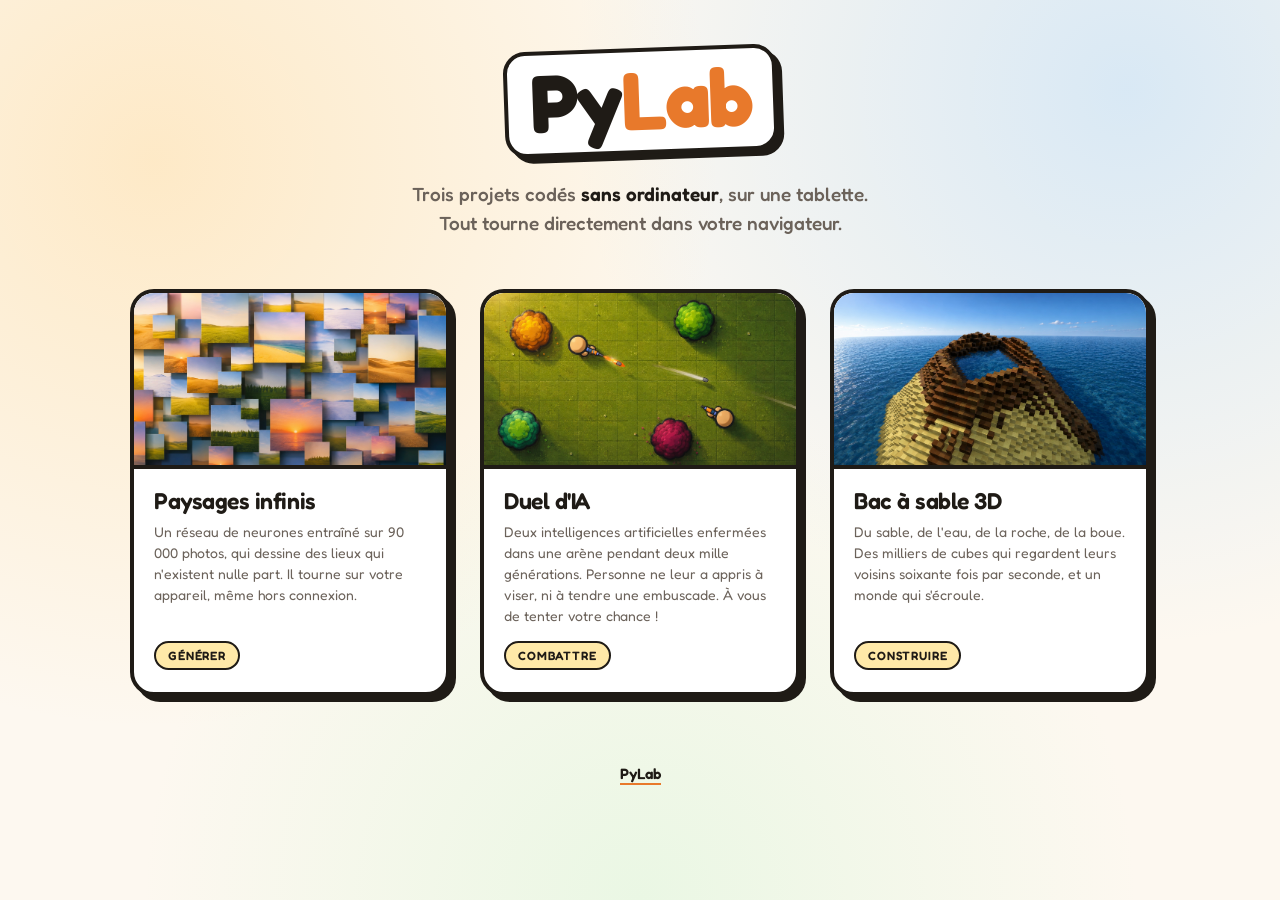
<file: index.html>
<!DOCTYPE html>
<html lang="fr">
<head>
<meta charset="UTF-8">
<meta name="viewport" content="width=device-width, initial-scale=1">
<title>PyLab fun</title>
<meta name="description" content="Trois projets codés sur une tablette. Générateur de paysages, IA qui apprennent à s'affronter, bac à sable 3D.">
<meta property="og:title" content="PyLab fun">
<meta property="og:description" content="Trois projets codés sur une tablette, sans ordinateur.">
<link rel="preconnect" href="https://fonts.googleapis.com">
<link rel="preconnect" href="https://fonts.gstatic.com" crossorigin>
<link href="https://fonts.googleapis.com/css2?family=Fredoka:wght@400;500;600;700&display=swap" rel="stylesheet">
<style>
  :root {
    --fond: #fdf8f0;
    --encre: #1f1b16;
    --gris: #6b625a;
    --trait: #1f1b16;
    --ombre: 6px 6px 0 var(--trait);
    --ombre-hover: 10px 10px 0 var(--trait);
  }

  * { box-sizing: border-box; margin: 0; padding: 0; -webkit-tap-highlight-color: transparent; }

  body {
    background: var(--fond);
    background-image:
      radial-gradient(circle at 12% 18%, rgba(255, 206, 122, .35), transparent 42%),
      radial-gradient(circle at 88% 10%, rgba(140, 200, 255, .32), transparent 40%),
      radial-gradient(circle at 50% 100%, rgba(190, 245, 200, .30), transparent 45%);
    color: var(--encre);
    font-family: 'Fredoka', system-ui, -apple-system, sans-serif;
    min-height: 100vh;
    padding: 48px 20px 80px;
    display: flex;
    flex-direction: column;
    align-items: center;
  }

  header { text-align: center; max-width: 640px; margin-bottom: 52px; }

  .logo {
    display: inline-block;
    font-size: clamp(46px, 11vw, 82px);
    font-weight: 700;
    letter-spacing: -.03em;
    line-height: 1;
    padding: 6px 22px 10px;
    background: #fff;
    border: 4px solid var(--trait);
    border-radius: 22px;
    box-shadow: var(--ombre);
    transform: rotate(-2deg);
    text-decoration: none;
    color: var(--encre);
    transition: transform .18s ease;
  }
  .logo:hover, .logo:active { transform: rotate(-2deg) scale(1.03); }
  .logo em { font-style: normal; color: #e8792b; }

  .accroche {
    margin-top: 26px;
    font-size: clamp(16px, 3.6vw, 19px);
    font-weight: 500;
    color: var(--gris);
    line-height: 1.5;
  }
  .accroche strong { color: var(--encre); font-weight: 600; }

  main {
    width: 100%;
    max-width: 1020px;
    display: grid;
    grid-template-columns: repeat(auto-fit, minmax(280px, 1fr));
    gap: 30px;
  }

  .carte {
    display: flex;
    flex-direction: column;
    background: #fff;
    border: 4px solid var(--trait);
    border-radius: 24px;
    box-shadow: var(--ombre);
    overflow: hidden;
    text-decoration: none;
    color: inherit;
    transition: transform .18s ease, box-shadow .18s ease;
  }
  .carte:hover, .carte:active {
    transform: translate(-4px, -4px);
    box-shadow: var(--ombre-hover);
  }

  .vignette {
    aspect-ratio: 16 / 9;
    border-bottom: 4px solid var(--trait);
    background-size: cover;
    background-position: center;
    background-repeat: no-repeat;
    background-color: #e8e2d8;
  }

  .corps { padding: 18px 20px 22px; flex: 1; display: flex; flex-direction: column; }

  .carte h2 {
    font-size: 23px;
    font-weight: 600;
    letter-spacing: -.02em;
    margin-bottom: 7px;
  }
  .carte p {
    font-size: 14px;
    font-weight: 400;
    color: var(--gris);
    line-height: 1.5;
    flex: 1;
  }

  .tag {
    align-self: flex-start;
    margin-top: 15px;
    font-size: 12px;
    font-weight: 600;
    text-transform: uppercase;
    letter-spacing: .07em;
    padding: 5px 12px;
    border: 2.5px solid var(--trait);
    border-radius: 999px;
    background: #ffe9a8;
  }

  footer {
    margin-top: 64px;
    text-align: center;
    font-size: 15px;
    font-weight: 400;
    color: var(--gris);
    line-height: 1.9;
  }
  footer a { color: var(--encre); font-weight: 600; text-decoration: none; border-bottom: 2.5px solid #e8792b; }
  footer a:hover { background: #ffe9a8; }

  @media (max-width: 520px) {
    body { padding: 34px 16px 60px; }
    header { margin-bottom: 38px; }
    main { gap: 24px; }
  }
</style>
</head>
<body>

<header>
  <a class="logo" href="https://pylhub.com">Py<em>Lab</em></a>
  <p class="accroche">
    Trois projets codés <strong>sans ordinateur</strong>, sur une tablette.<br>
    Tout tourne directement dans votre navigateur.
  </p>
</header>

<main>

  <a class="carte" href="./paysages/">
    <div class="vignette" style="background-image:url('./img/paysages.jpg')"></div>
    <div class="corps">
      <h2>Paysages infinis</h2>
      <p>Un réseau de neurones entraîné sur 90 000 photos, qui dessine des lieux qui n'existent nulle part. Il tourne sur votre appareil, même hors connexion.</p>
      <span class="tag">Générer</span>
    </div>
  </a>

  <a class="carte" href="./battleai/">
    <div class="vignette" style="background-image:url('./img/battleai.jpg')"></div>
    <div class="corps">
      <h2>Duel d'IA</h2>
      <p>Deux intelligences artificielles enfermées dans une arène pendant deux mille générations. Personne ne leur a appris à viser, ni à tendre une embuscade. À vous de tenter votre chance !</p>
      <span class="tag">Combattre</span>
    </div>
  </a>

  <a class="carte" href="./sandbox/">
    <div class="vignette" style="background-image:url('./img/sandbox.jpg')"></div>
    <div class="corps">
      <h2>Bac à sable 3D</h2>
      <p>Du sable, de l'eau, de la roche, de la boue. Des milliers de cubes qui regardent leurs voisins soixante fois par seconde, et un monde qui s'écroule.</p>
      <span class="tag">Construire</span>
    </div>
  </a>

</main>

<footer>
  <a href="https://youtube.com/@PyLab-officiel">PyLab</a>
</footer>

</body>
</html>
</file>
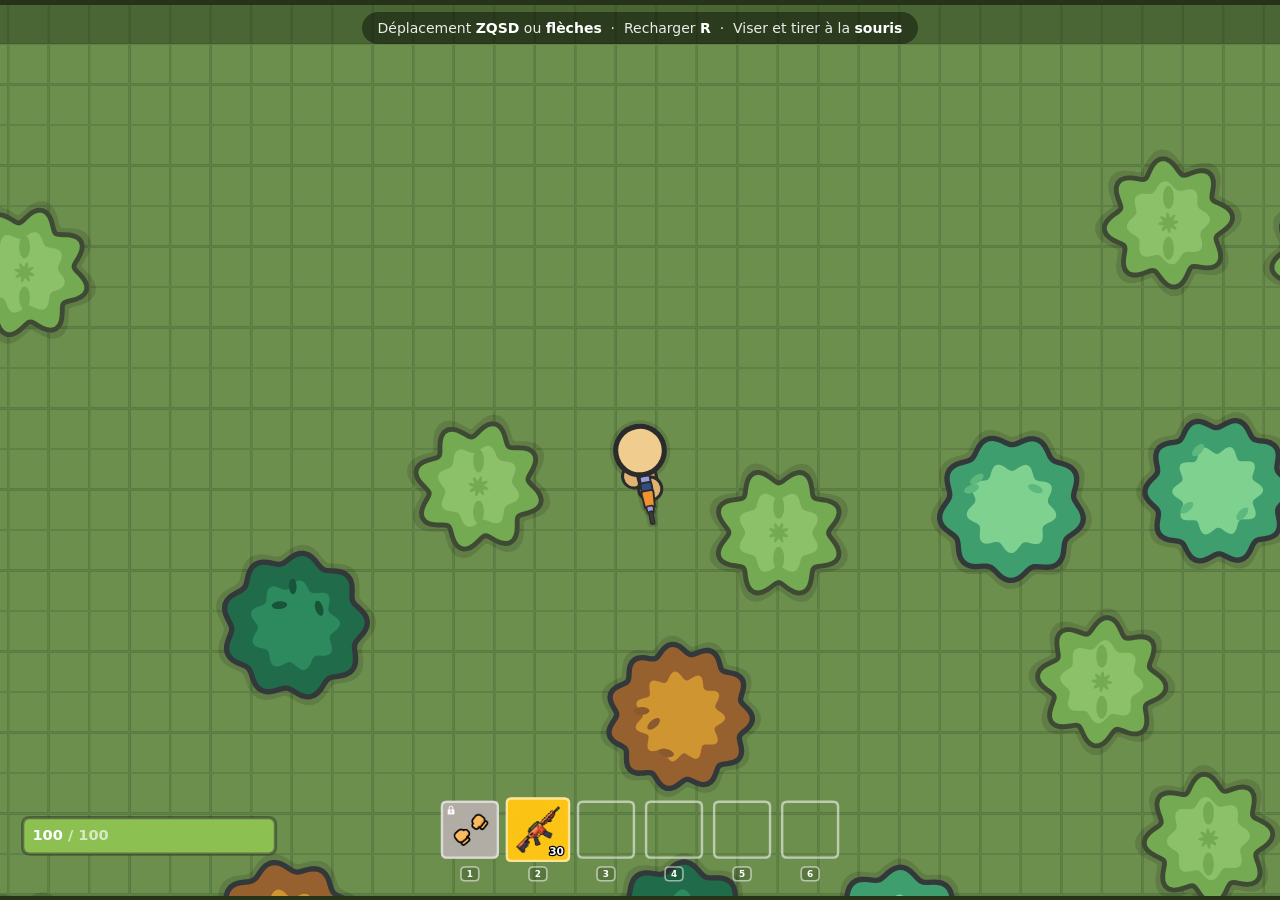
<file: battleai/index.html>
<!DOCTYPE html>
<html lang="fr">
<head>
<meta charset="utf-8">
<meta name="viewport" content="width=device-width, initial-scale=1, viewport-fit=cover, user-scalable=no">
<title>Duel</title>
<style>
  html, body { margin: 0; padding: 0; overflow: hidden; height: 100%;
               background: #26331b;
               display: flex; align-items: center; justify-content: center;
               -webkit-user-select: none; user-select: none;
               -webkit-tap-highlight-color: transparent;
               cursor: none; }
  * { cursor: none !important; }
  #jeu { display: block; outline: none; }
  #err { position: fixed; left: 0; right: 0; top: 0; z-index: 12;
         background: #300; color: #fca; font: 12px ui-monospace, monospace;
         padding: 8px; white-space: pre-wrap; display: none; }
</style>
</head>
<body>
<pre id="err"></pre>
<canvas id="jeu" tabindex="0" autofocus></canvas>
<div id="aide" style="position:fixed; top:12px; left:0; right:0; z-index:8; display:flex; justify-content:center; pointer-events:none;">
  <span style="background:rgba(0,0,0,0.42); color:rgba(255,255,255,0.9); font:500 14px system-ui,-apple-system,sans-serif; padding:8px 16px; border-radius:999px; max-width:92vw; text-align:center;">
    Déplacement <b style="color:#fff">ZQSD</b> ou <b style="color:#fff">flèches</b>
    &nbsp;·&nbsp; Recharger <b style="color:#fff">R</b>
    &nbsp;·&nbsp; Viser et tirer à la <b style="color:#fff">souris</b>
  </span>
</div>
<script>
  const zoneErr = document.getElementById('err');
  function montreErr(t) {
    zoneErr.style.display = 'block';
    zoneErr.textContent += t + '\n';
  }
  window.montreErr = montreErr;
  window.onerror = (msg, src, l) => montreErr('ERREUR ligne ' + l + ' : ' + msg);
  (async () => {
    const f = ['config', 'moteur', 'observation', 'cerveau',
               'rendu', 'poids', 'main'];
    for (const n of f) {
      let txt;
      try {
        const r = await fetch('js/' + n + '.js');
        if (!r.ok) { montreErr(n + '.js : HTTP ' + r.status); return; }
        txt = await r.text();
      } catch (e) { montreErr(n + '.js : ' + e.message); return; }
      // certains serveurs repondent 200 avec une page HTML quand le
      // fichier n'existe pas : sans ce controle on injecterait du HTML
      if (/^\s*</.test(txt)) {
        montreErr(n + '.js : FICHIER ABSENT (le serveur a renvoye du HTML)');
        return;
      }
      const el = document.createElement('script');
      el.textContent = txt;
      document.body.appendChild(el);
    }
    document.getElementById('jeu').focus({ preventScroll: true });
  })();
</script>
</body>
</html>
</file>
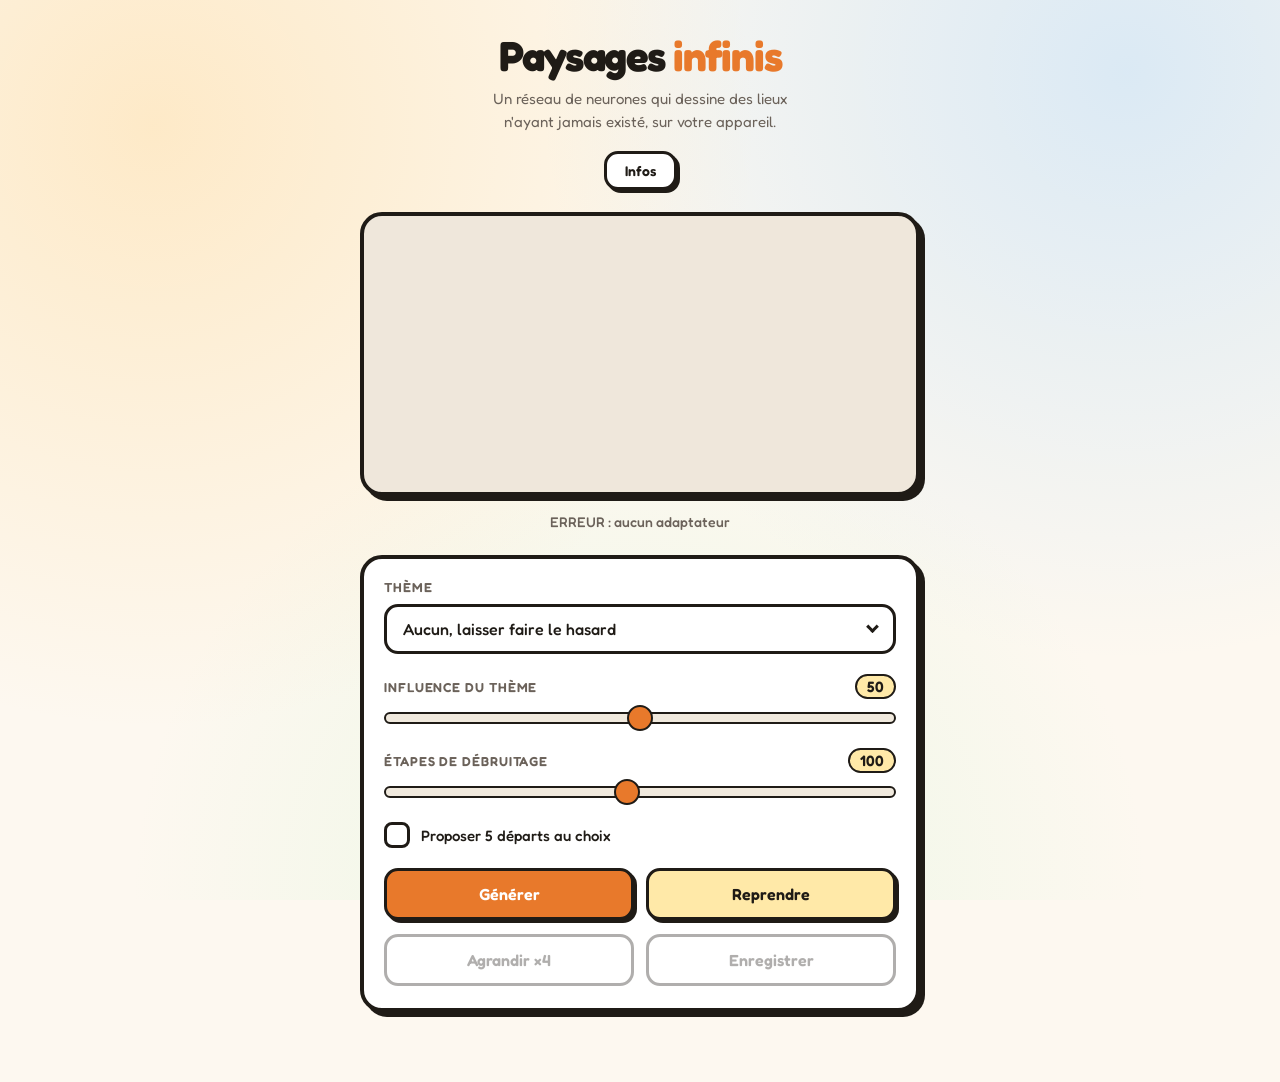
<file: paysages/index.html>
<!DOCTYPE html>
<html lang="fr">
<head>
<meta charset="utf-8">
<meta name="viewport" content="width=device-width, initial-scale=1">
<title>Paysages infinis</title>
<link rel="preconnect" href="https://fonts.googleapis.com">
<link rel="preconnect" href="https://fonts.gstatic.com" crossorigin>
<link href="https://fonts.googleapis.com/css2?family=Fredoka:wght@400;500;600;700&display=swap" rel="stylesheet">
<style>
  :root {
    --fond: #fdf8f0;
    --encre: #1f1b16;
    --gris: #6b625a;
    --trait: #1f1b16;
    --accent: #e8792b;
    --jaune: #ffe9a8;
    --ombre: 5px 5px 0 var(--trait);
    --ombre-p: 3px 3px 0 var(--trait);
  }

  * { box-sizing: border-box; margin: 0; padding: 0;
      -webkit-tap-highlight-color: transparent; }

  :focus { outline: none; }

  body {
    background: var(--fond);
    background-image:
      radial-gradient(circle at 12% 14%, rgba(255, 206, 122, .34), transparent 44%),
      radial-gradient(circle at 88% 8%,  rgba(140, 200, 255, .30), transparent 42%),
      radial-gradient(circle at 50% 100%, rgba(190, 245, 200, .28), transparent 46%);
    background-attachment: fixed;
    color: var(--encre);
    font-family: 'Fredoka', system-ui, -apple-system, sans-serif;
    min-height: 100vh;
    padding: 34px 18px 70px;
    display: flex;
    flex-direction: column;
    align-items: center;
  }

  .page { width: 100%; max-width: 560px; }

  h1 {
    font-size: clamp(30px, 8vw, 42px);
    font-weight: 700;
    letter-spacing: -.03em;
    line-height: 1.05;
    text-align: center;
  }
  h1 em { font-style: normal; color: var(--accent); }

  .sous {
    margin: 10px 0 18px;
    text-align: center;
    font-size: 15px;
    font-weight: 400;
    color: var(--gris);
    line-height: 1.5;
  }

  .barreInfo { display: flex; justify-content: center; margin-bottom: 22px; }
  #infoBtn {
    font: 600 14px 'Fredoka', system-ui, sans-serif;
    padding: 8px 18px;
    min-height: 0;
    background: #fff;
  }

  /* ---------- image ---------- */
  .cadre {
    background: #efe7db;
    border: 4px solid var(--trait);
    border-radius: 22px;
    box-shadow: var(--ombre);
    overflow: hidden;
    line-height: 0;
  }
  #vue { display: block; width: 100%; image-rendering: pixelated; }

  /* ---------- vignettes candidates ---------- */
  #choix {
    display: none;
    gap: 10px;
    flex-wrap: wrap;
    justify-content: center;
    margin-top: 16px;
  }
  #choix canvas {
    width: 86px; height: 86px;
    image-rendering: pixelated;
    border: 3px solid var(--trait);
    border-radius: 14px;
    box-shadow: var(--ombre-p);
    cursor: pointer;
    transition: transform .15s ease;
  }
  #choix canvas:active { transform: translate(-2px, -2px) scale(1.04); }

  /* ---------- etat ---------- */
  #etat {
    margin-top: 16px;
    text-align: center;
    font-size: 14px;
    font-weight: 500;
    color: var(--gris);
    font-variant-numeric: tabular-nums;
    min-height: 1.5em;
    line-height: 1.4;
  }

  /* ---------- panneau ---------- */
  .panneau {
    margin-top: 22px;
    background: #fff;
    border: 4px solid var(--trait);
    border-radius: 22px;
    box-shadow: var(--ombre);
    padding: 20px 20px 22px;
  }

  .champ { margin-bottom: 20px; }
  .champ:last-child { margin-bottom: 0; }

  .etiquette {
    display: flex;
    justify-content: space-between;
    align-items: baseline;
    font-size: 13px;
    font-weight: 600;
    text-transform: uppercase;
    letter-spacing: .07em;
    color: var(--gris);
    margin-bottom: 9px;
  }
  .etiquette output {
    font-size: 15px;
    font-weight: 600;
    text-transform: none;
    letter-spacing: 0;
    color: var(--encre);
    background: var(--jaune);
    border: 2px solid var(--trait);
    border-radius: 999px;
    padding: 1px 10px;
  }

  #avert {
    margin-top: 8px;
    font-size: 13px;
    line-height: 1.45;
    color: var(--gris);
    display: none;
  }

  /* ---------- curseurs ---------- */
  input[type=range] {
    -webkit-appearance: none; appearance: none;
    width: 100%; background: transparent;
  }
  input[type=range]::-webkit-slider-runnable-track {
    height: 12px; background: #f0e9dd;
    border: 2.5px solid var(--trait); border-radius: 999px;
  }
  input[type=range]::-webkit-slider-thumb {
    -webkit-appearance: none; appearance: none;
    width: 26px; height: 26px; margin-top: -9.5px;
    background: var(--accent);
    border: 2.5px solid var(--trait); border-radius: 50%;
  }
  input[type=range]::-moz-range-track {
    height: 12px; background: #f0e9dd;
    border: 2.5px solid var(--trait); border-radius: 999px;
  }
  input[type=range]::-moz-range-thumb {
    width: 22px; height: 22px;
    background: var(--accent);
    border: 2.5px solid var(--trait); border-radius: 50%;
  }
  input[type=range]:disabled { opacity: .35; }

  /* ---------- liste deroulante maison ---------- */
  .liste { position: relative; }

  .listeBtn {
    width: 100%;
    display: flex; align-items: center; justify-content: space-between;
    gap: 12px;
    font: 500 16px 'Fredoka', system-ui, sans-serif;
    color: var(--encre);
    background: #fff;
    border: 3px solid var(--trait);
    border-radius: 14px;
    box-shadow: none;
    padding: 12px 16px;
    min-height: 48px;
    text-align: left;
    cursor: pointer;
  }
  .listeBtn:disabled { opacity: .35; cursor: default; }
  .listeBtn .fleche {
    width: 9px; height: 9px; flex: none;
    border-right: 3px solid var(--encre);
    border-bottom: 3px solid var(--encre);
    transform: rotate(45deg) translate(-2px, -2px);
    transition: transform .16s ease;
  }
  .liste.ouverte .listeBtn { background: var(--jaune); }
  .liste.ouverte .fleche { transform: rotate(-135deg) translate(-3px, -3px); }

  .listePanneau {
    position: absolute; left: 0; right: 0; top: calc(100% + 8px);
    z-index: 20;
    background: #fff;
    border: 3px solid var(--trait);
    border-radius: 16px;
    box-shadow: var(--ombre);
    padding: 6px;
    max-height: 300px;
    overflow-y: auto;
    -webkit-overflow-scrolling: touch;
  }
  .listePanneau[hidden] { display: none; }

  .listeOpt {
    width: 100%;
    display: block;
    font: 500 15px 'Fredoka', system-ui, sans-serif;
    color: var(--encre);
    background: transparent;
    border: none;
    box-shadow: none;
    border-radius: 10px;
    padding: 11px 13px;
    min-height: 0;
    text-align: left;
    cursor: pointer;
  }
  .listeOpt:active { background: #f4ede1; }
  .listeOpt[aria-selected="true"] {
    background: var(--jaune);
    font-weight: 600;
  }

  /* ---------- case a cocher ---------- */
  .bascule {
    display: flex; align-items: center; gap: 11px;
    font-size: 15px; font-weight: 500;
    cursor: pointer; user-select: none;
  }
  .bascule input { position: absolute; opacity: 0; pointer-events: none; }
  .boite {
    width: 26px; height: 26px; flex: none;
    background: #fff;
    border: 3px solid var(--trait);
    border-radius: 8px;
    display: flex; align-items: center; justify-content: center;
  }
  .boite::after {
    content: ''; width: 12px; height: 7px;
    border-left: 3.5px solid var(--trait);
    border-bottom: 3.5px solid var(--trait);
    transform: rotate(-45deg) translate(1px, -2px) scale(0);
    transition: transform .14s ease;
  }
  .bascule input:checked + .boite { background: var(--jaune); }
  .bascule input:checked + .boite::after { transform: rotate(-45deg) translate(1px, -2px) scale(1); }
  .bascule input:disabled + .boite { opacity: .35; }
  .bascule input:disabled ~ span { opacity: .5; }

  /* ---------- boutons ---------- */
  .rangee { display: flex; gap: 12px; margin-top: 14px; }
  .rangee button { flex: 1; }

  button {
    font: 600 16px 'Fredoka', system-ui, sans-serif;
    color: var(--encre);
    background: #fff;
    border: 3px solid var(--trait);
    border-radius: 14px;
    box-shadow: var(--ombre-p);
    padding: 13px 14px;
    min-height: 50px;
    cursor: pointer;
    touch-action: manipulation;
    transition: transform .12s ease, box-shadow .12s ease;
  }
  button:active:not(:disabled) {
    transform: translate(3px, 3px);
    box-shadow: 0 0 0 var(--trait);
  }
  button:disabled { opacity: .35; box-shadow: none; cursor: default; }
  button.principal { background: var(--accent); color: #fff; }
  button.doux { background: var(--jaune); }
  .listeBtn:active:not(:disabled), .listeOpt:active { transform: none; }

  /* ---------- fenetre d'infos ---------- */
  #voile {
    position: fixed; inset: 0; z-index: 50;
    background: rgba(31, 27, 22, .5);
    display: flex; align-items: center; justify-content: center;
    padding: 20px;
    overflow-y: auto;
    -webkit-overflow-scrolling: touch;
  }
  #voile[hidden] { display: none; }

  .modale {
    background: var(--fond);
    border: 4px solid var(--trait);
    border-radius: 22px;
    box-shadow: var(--ombre);
    max-width: 520px; width: 100%;
    max-height: 86vh;
    overflow-y: auto;
    padding: 24px 22px;
    margin: auto;
  }
  .modale h2 {
    font-size: 24px; font-weight: 700;
    letter-spacing: -.02em; margin-bottom: 14px;
  }
  .modale h3 {
    font-size: 13px; font-weight: 600;
    text-transform: uppercase; letter-spacing: .07em;
    color: var(--gris);
    margin: 20px 0 8px;
  }
  .modale p {
    font-size: 15px; font-weight: 400;
    color: #3d372f; line-height: 1.6;
    margin-bottom: 10px;
  }
  .modale p b { font-weight: 600; color: var(--encre); }
  .modale .astuce {
    background: var(--jaune);
    border: 2.5px solid var(--trait);
    border-radius: 14px;
    padding: 12px 14px;
    font-size: 14px; line-height: 1.55;
    margin-top: 18px;
  }
  #fermeInfo { width: 100%; margin-top: 20px; background: var(--accent); color: #fff; }

  @media (max-width: 400px) {
    body { padding: 26px 14px 56px; }
    .panneau { padding: 17px; }
    .modale { padding: 20px 17px; }
    button { font-size: 15px; padding: 12px 10px; }
  }
</style>
</head>
<body>

<div class="page">

  <h1>Paysages <em>infinis</em></h1>
  <p class="sous">
    Un réseau de neurones qui dessine des lieux<br>
    n'ayant jamais existé, sur votre appareil.
  </p>

  <div class="barreInfo">
    <button type="button" id="infoBtn">Infos</button>
  </div>

  <div class="cadre"><canvas id="vue"></canvas></div>

  <div id="choix"></div>

  <div id="etat">chargement...</div>

  <div class="panneau">

    <div class="champ">
      <div class="etiquette"><span>Thème</span></div>
      <div class="liste" id="liste">
        <button type="button" class="listeBtn" id="listeBtn">
          <span id="listeTexte">Aucun, laisser faire le hasard</span>
          <i class="fleche"></i>
        </button>
        <div class="listePanneau" id="listePanneau" hidden>
          <button type="button" class="listeOpt" data-v="aucun" aria-selected="true">Aucun, laisser faire le hasard</button>
          <button type="button" class="listeOpt" data-v="foret">Forêt</button>
          <button type="button" class="listeOpt" data-v="montagne">Montagne</button>
          <button type="button" class="listeOpt" data-v="desert">Désert</button>
          <button type="button" class="listeOpt" data-v="ocean">Océan</button>
          <button type="button" class="listeOpt" data-v="coucher">Coucher de soleil</button>
          <button type="button" class="listeOpt" data-v="neige">Neige</button>
          <button type="button" class="listeOpt" data-v="nuit">Nuit</button>
          <button type="button" class="listeOpt" data-v="prairie">Prairie</button>
        </div>
      </div>
    </div>

    <div class="champ">
      <div class="etiquette">
        <span>Influence du thème</span>
        <output id="influenceVal">50</output>
      </div>
      <input type="range" id="influence" min="0" max="100" value="50">
    </div>

    <div class="champ">
      <div class="etiquette">
        <span>Étapes de débruitage</span>
        <output id="etapesVal">100</output>
      </div>
      <input type="range" id="etapes" min="10" max="200" value="100">
      <p id="avert">Au-delà de 130 étapes, certaines tablettes coupent la génération. Elle reprendra toute seule, mais avec une pause.</p>
    </div>

    <div class="champ">
      <label class="bascule">
        <input type="checkbox" id="multi">
        <span class="boite"></span>
        <span>Proposer 5 départs au choix</span>
      </label>
    </div>

    <div class="rangee">
      <button id="go" class="principal">Générer</button>
      <button id="pause" class="doux">Reprendre</button>
    </div>

    <div class="rangee">
      <button id="up" disabled>Agrandir ×4</button>
      <button id="save" disabled>Enregistrer</button>
    </div>

  </div>

</div>

<div id="voile" hidden>
  <div class="modale">
    <h2>Comment ça marche</h2>

    <p>Le modèle a appris sur 90 000 photos de paysages. On lui donne une image de bruit pur, et il la nettoie petit à petit, jusqu'à faire apparaître un lieu qui n'existe nulle part.</p>
    <p>Tout se passe sur votre appareil, rien n'est envoyé sur internet. Une fois la page chargée, elle fonctionne même hors connexion.</p>

    <h3>Thème</h3>
    <p>Oriente les couleurs de l'image vers une ambiance. Sans thème, le modèle fait ce qu'il veut.</p>

    <h3>Influence du thème</h3>
    <p>À quel point l'orientation est appuyée. Trop fort, les couleurs deviennent artificielles. Sans effet si aucun thème n'est choisi.</p>

    <h3>Étapes de débruitage</h3>
    <p>Le nombre de passages de nettoyage. Plus il y en a, plus l'image est fine, mais plus c'est long. Environ trois secondes par étape.</p>

    <h3>Proposer 5 départs au choix</h3>
    <p>Génère cinq ébauches en parallèle. Touchez celle qui vous plaît et elle seule sera menée à son terme.</p>

    <h3>Les boutons</h3>
    <p><b>Générer</b> lance une nouvelle image. Appuyer pendant une génération l'interrompt et repart de zéro.</p>
    <p><b>Pause</b> met la génération en attente. Le même bouton devient <b>Reprendre</b> pour continuer, ou pour repasser une image terminée dans le modèle et l'affiner encore.</p>
    <p><b>Agrandir ×4</b> passe l'image dans un second réseau qui multiplie sa taille et invente les détails manquants.</p>
    <p><b>Enregistrer</b> télécharge l'image affichée en PNG.</p>

    <div class="astuce">
      L'image se construit sous vos yeux. Si une forme vous plaît en cours de route, mettez en pause et enregistrez, rien ne vous oblige à aller jusqu'au bout.
    </div>

    <button type="button" id="fermeInfo">Compris</button>
  </div>
</div>

<script src="js/poids.js"></script>
<script src="js/gpu.js"></script>
<script src="js/couches.js"></script>
<script src="js/echantillon.js"></script>
<script>
const $ = (id) => document.getElementById(id);
const vue = $('vue'), ctx = vue.getContext('2d');
const etat = $('etat'), zoneChoix = $('choix');

let hors, hctx;
let S = 128;
let session = null;
let derniere = null, dernH = 128, dernW = 128;
let enCours = false, enPause = false, annule = false;
let enUpscale = false;         // agrandissement en cours
let agrandie = false;
let aGenere = false;           // au moins une etape de debruitage faite

const SEC = 3.3;
const APERCU = 3;
const T_REPRISE = 400;
const FORCE_MAX = 1.0;
const RESPIRE = 12;            // etapes entre deux pauses laissees au GPU
const REPOS_MS = 200;          // duree de chaque pause
const RELANCES_MAX = 3;        // coupures GPU tolerees par generation

// ---------- fenetre d'infos ----------
$('infoBtn').onclick = () => { $('voile').hidden = false; };
$('fermeInfo').onclick = () => { $('voile').hidden = true; };
$('voile').onclick = (e) => { if (e.target === $('voile')) $('voile').hidden = true; };

// ---------- liste deroulante maison ----------
let themeCourant = 'aucun';

(function initListe() {
  const boite = $('liste'), btn = $('listeBtn'), panneau = $('listePanneau');

  const ferme = () => { boite.classList.remove('ouverte'); panneau.hidden = true; };
  const ouvre = () => { boite.classList.add('ouverte'); panneau.hidden = false; };

  btn.onclick = (e) => {
    e.stopPropagation();
    if (btn.disabled) return;
    panneau.hidden ? ouvre() : ferme();
  };

  for (const opt of panneau.querySelectorAll('.listeOpt')) {
    opt.onclick = (e) => {
      e.stopPropagation();
      themeCourant = opt.dataset.v;
      $('listeTexte').textContent = opt.textContent;
      for (const o of panneau.querySelectorAll('.listeOpt'))
        o.setAttribute('aria-selected', o === opt ? 'true' : 'false');
      ferme();
    };
  }

  document.addEventListener('click', ferme);
  document.addEventListener('keydown', (e) => {
    if (e.key !== 'Escape') return;
    ferme();
    $('voile').hidden = true;
  });
})();

// ---------- affichage ----------
function dessine(tab, H, W, plage) {
  if (hors.width !== W || hors.height !== H) { hors.width = W; hors.height = H; }
  const img = hctx.createImageData(W, H);
  const hw = H * W;
  const a = (plage === 'unite') ? 255 : 127.5;
  const b = (plage === 'unite') ? 0 : 127.5;
  for (let i = 0; i < hw; i++) {
    img.data[i * 4]     = tab[i] * a + b;
    img.data[i * 4 + 1] = tab[hw + i] * a + b;
    img.data[i * 4 + 2] = tab[2 * hw + i] * a + b;
    img.data[i * 4 + 3] = 255;
  }
  hctx.putImageData(img, 0, 0);
  const larg = vue.clientWidth;
  const haut = Math.round(larg * H / W);
  const dpr = Math.min(window.devicePixelRatio || 1, 2);
  vue.width = Math.round(larg * dpr);
  vue.height = Math.round(haut * dpr);
  vue.style.height = haut + 'px';
  ctx.setTransform(dpr, 0, 0, dpr, 0, 0);
  ctx.imageSmoothingEnabled = false;
  ctx.drawImage(hors, 0, 0, larg, haut);
}

function attendreImage() { return new Promise(r => requestAnimationFrame(r)); }

function majBoutons() {
  // les reglages sont bloques tant que le GPU travaille,
  // mais restent accessibles en pause
  const occupe = (enCours && !enPause) || enUpscale;

  $('listeBtn').disabled = occupe;
  $('multi').disabled    = occupe;
  $('influence').disabled = occupe;
  $('etapes').disabled   = occupe;

  $('go').disabled = enUpscale;

  $('pause').textContent = (enCours && !enPause) ? 'Pause' : 'Reprendre';
  $('pause').disabled = enUpscale || !aGenere;

  // en pause, on peut agrandir et enregistrer l'image en cours
  const fige = !enCours || enPause;
  $('up').disabled   = enUpscale || !aGenere || agrandie || !fige;
  $('save').disabled = enUpscale || !aGenere || !fige;
}

// Le device WebGPU peut mourir sur une longue session, surtout sur
// tablette. On le recree et on reinjecte les poids : la session de
// debruitage vit en memoire CPU et n'a rien perdu.
async function relanceGPU() {
  try {
    reinitialiseGPU();
    await initGPU();
    await chargeVariante('ema', 'poids_ema');
    choisitVariante('ema');
    await chargePoidsSR();
    return true;
  } catch (e) {
    return false;
  }
}

// ---------- boucle ----------
async function derouler(s, etiquette) {
  enCours = true; enPause = false; agrandie = false;
  majBoutons();
  const t0 = performance.now();
  let relances = 0;

  while (!sessionFinie(s) && !annule) {
    if (enPause) { await attendreImage(); continue; }

    let x0;
    try {
      x0 = await pasSession(s);
    } catch (err) {
      if (++relances > RELANCES_MAX) {
        etat.textContent = 'ERREUR : ' + err.message +
          '. Réessayez avec moins d\'étapes.';
        break;
      }
      etat.textContent = 'le GPU a coupé, reprise en cours...';
      await new Promise(r => setTimeout(r, 600));
      const ok = await relanceGPU();
      if (!ok) { etat.textContent = 'ERREUR : ' + err.message; break; }
      continue;
    }

    derniere = x0; dernH = s.H; dernW = s.W;
    aGenere = true;
    if (!agrandie) dessine(x0, s.H, s.W, 'signe');
    etat.textContent = (etiquette ? etiquette + ' · ' : '') +
      'étape ' + s.i + ' / ' + s.suite.length +
      '   ·   ' + ((performance.now() - t0) / 1000).toFixed(1) + ' s';
    majBoutons();
    await attendreImage();
    // toutes les RESPIRE etapes on laisse le GPU souffler : les
    // sessions de calcul trop longues finissent par etre coupees
    if (s.i % RESPIRE === 0) await new Promise(r => setTimeout(r, REPOS_MS));
  }

  enCours = false; enPause = false;
  majBoutons();
  if (sessionFinie(s) && !annule)
    etat.textContent = 'terminé en ' +
      ((performance.now() - t0) / 1000).toFixed(1) + ' s';
  annule = false;
}

// ---------- candidats ----------
async function phaseCandidats(opts) {
  zoneChoix.style.display = 'flex';
  zoneChoix.innerHTML = '';

  const sessions = [], toiles = [];
  const dernierX0 = [];              // derniere image peinte de chaque candidat
  let choisi = null, resoudre;
  const attente = new Promise(r => { resoudre = r; });

  const peint = (k, tab) => {
    dernierX0[k] = tab;
    toiles[k].getContext('2d').putImageData(
      new ImageData(versPixels(tab, opts.H, opts.W), opts.W, opts.H), 0, 0);
  };

  for (let k = 0; k < 5; k++) {
    const c = document.createElement('canvas');
    c.width = opts.W; c.height = opts.H;
    c.onclick = () => {
      if (choisi !== null) return;
      choisi = k;
      // affichage immediat : on ne fait surtout pas attendre le GPU
      derniere = dernierX0[k];
      dernH = opts.H; dernW = opts.W;
      dessine(derniere, opts.H, opts.W, 'signe');
      zoneChoix.style.display = 'none';
      zoneChoix.innerHTML = '';
      etat.textContent = 'départ choisi, génération...';
      resoudre(sessions[k]);
    };
    zoneChoix.appendChild(c);
    toiles.push(c);
    sessions.push(creeSession({ ...opts, graine: (Math.random() * 1e9) | 0 }));
  }

  // on montre le bruit de depart : les vignettes sont cliquables tout de suite
  for (let k = 0; k < 5; k++) peint(k, sessions[k].x);
  etat.textContent = 'touchez une image quand elle vous plaît';

  // la boucle d'apercus tourne en arriere-plan
  const boucleFinie = (async () => {
    try {
      for (let pas = 0; pas < APERCU; pas++) {
        for (let k = 0; k < 5; k++) {
          if (choisi !== null || annule) return;
          const x0 = await pasSession(sessions[k]);
          if (choisi !== null || annule) return;
          peint(k, x0);
          etat.textContent = 'aperçus ' + (pas * 5 + k + 1) + ' / ' + (5 * APERCU) +
                             '   ·   touchez une image quand elle vous plaît';
          await attendreImage();
        }
      }
    } catch (e) {
      // une coupure pendant les apercus : on laisse choisir sur ce qui est peint
      etat.textContent = 'touchez une image quand elle vous plaît';
      await relanceGPU();
      return;
    }
    while (choisi === null && !annule) await attendreImage();
  })();

  const s = await attente;
  // on laisse l'etape en vol se terminer avant de relancer le GPU,
  // l'image est deja affichee donc l'attente ne se voit pas
  await boucleFinie;
  return annule ? null : s;
}

// ---------- controles ----------
$('etapes').oninput = () => {
  const v = +$('etapes').value;
  $('etapesVal').textContent = v;
  $('avert').style.display = v > 130 ? 'block' : 'none';
  if (!enCours) etat.textContent = 'environ ' + (v * SEC).toFixed(0) + ' s par image';
};
$('influence').oninput = () => { $('influenceVal').textContent = $('influence').value; };

function optionsCourantes() {
  return {
    H: S, W: S,
    etapes: +$('etapes').value,
    theme: themeCourant,
    influence: (+$('influence').value / 100) * FORCE_MAX,
    graine: null,
  };
}

$('go').onclick = async () => {
  if (enUpscale) return;
  if (enCours) { annule = true; enPause = false; await attendreImage(); await attendreImage(); }
  annule = false; agrandie = false;
  const opts = optionsCourantes();
  try {
    if ($('multi').checked) {
      enCours = true; majBoutons();
      const s = await phaseCandidats(opts);
      enCours = false;
      if (!s) { majBoutons(); return; }
      session = s;
    } else {
      session = creeSession(opts);
    }
    await derouler(session);
  } catch (e) {
    etat.textContent = 'ERREUR : ' + e.message;
    enCours = false; majBoutons();
  }
};

$('pause').onclick = async () => {
  if (enUpscale) return;

  // en cours -> pause
  if (enCours && !enPause) {
    enPause = true;
    majBoutons();
    etat.textContent = 'en pause à l\'étape ' + session.i + ' / ' + session.suite.length;
    return;
  }
  // en pause -> reprise
  if (enCours && enPause) {
    if (agrandie) { agrandie = false; dessine(derniere, dernH, dernW, 'signe'); }
    replanifie(session, Math.max(2, +$('etapes').value - session.fait));
    enPause = false;
    majBoutons();
    return;
  }
  // rien en cours -> on raffine l'image affichee
  if (!aGenere || agrandie) return;
  session = creeSession({
    H: dernH, W: dernW,
    etapes: +$('etapes').value,
    depart: derniere,
    tDepart: T_REPRISE,
  });
  await derouler(session, 'reprise');
};

$('up').onclick = async () => {
  if (enUpscale || !aGenere || agrandie) return;
  if (enCours && !enPause) return;

  enUpscale = true; majBoutons();
  etat.textContent = 'agrandissement en cours...';
  await attendreImage();
  const t0 = performance.now();
  try {
    const n = derniere.length;
    const src = new Float32Array(n);
    for (let k = 0; k < n; k++) src[k] = (derniere[k] + 1) * 0.5;
    const bx = bufTemp(src);
    debutLot();
    const r = agrandisSR(bx, dernH, dernW);
    finLot();
    const grand = await lire(r.buf, r.C * r.H * r.W);
    libereTemp(null);
    dessine(grand, r.H, r.W, 'unite');
    agrandie = true;
    etat.textContent = r.W + ' × ' + r.H + ' en ' +
      ((performance.now() - t0) / 1000).toFixed(1) + ' s';
  } catch (e) {
    etat.textContent = 'ERREUR : ' + e.message;
    await relanceGPU();
  }
  enUpscale = false; majBoutons();
};

$('save').onclick = () => {
  // toDataURL est synchrone : le lien avec le geste utilisateur est preserve,
  // sinon Safari iOS bloque le telechargement
  const a = document.createElement('a');
  a.href = hors.toDataURL('image/png');
  a.download = 'paysage_' + Date.now() + '.png';
  a.click();
};

// ---------- demarrage ----------
(async () => {
  const mo = (o) => (o / 1048576).toFixed(1);
  const barre = (etiquette) => (recu, total) => {
    etat.textContent = etiquette + '   ' + mo(recu) + ' / ' + mo(total) + ' Mo';
  };

  try {
    if (!navigator.gpu) {
      etat.textContent =
        "Ce navigateur ne gère pas WebGPU. Essayez Chrome, ou Safari sur iOS 18 et plus.";
      return;
    }
    await initGPU();

    await chargeVariante('ema', 'poids_ema', barre('chargement du modèle'));
    choisitVariante('ema');
    S = ARCHI.taille;

    hors = document.createElement('canvas');
    hors.width = S; hors.height = S;
    hctx = hors.getContext('2d');

    if (!ABAR) ABAR = calendrier(ARCHI.T);
    // bruit de depart, purement decoratif : rien n'a encore ete genere
    derniere = randn(3 * S * S, Math.random);
    dernH = S; dernW = S;
    dessine(derniere, S, S, 'signe');

    await chargePoidsSR(barre("chargement de l'agrandisseur"));

    majBoutons();
    etat.textContent = 'prêt · environ ' +
      ($('etapes').value * SEC).toFixed(0) + ' s par image';
  } catch (e) {
    etat.textContent = 'ERREUR : ' + e.message;
  }
})();
</script>
</body>
</html>
</file>
